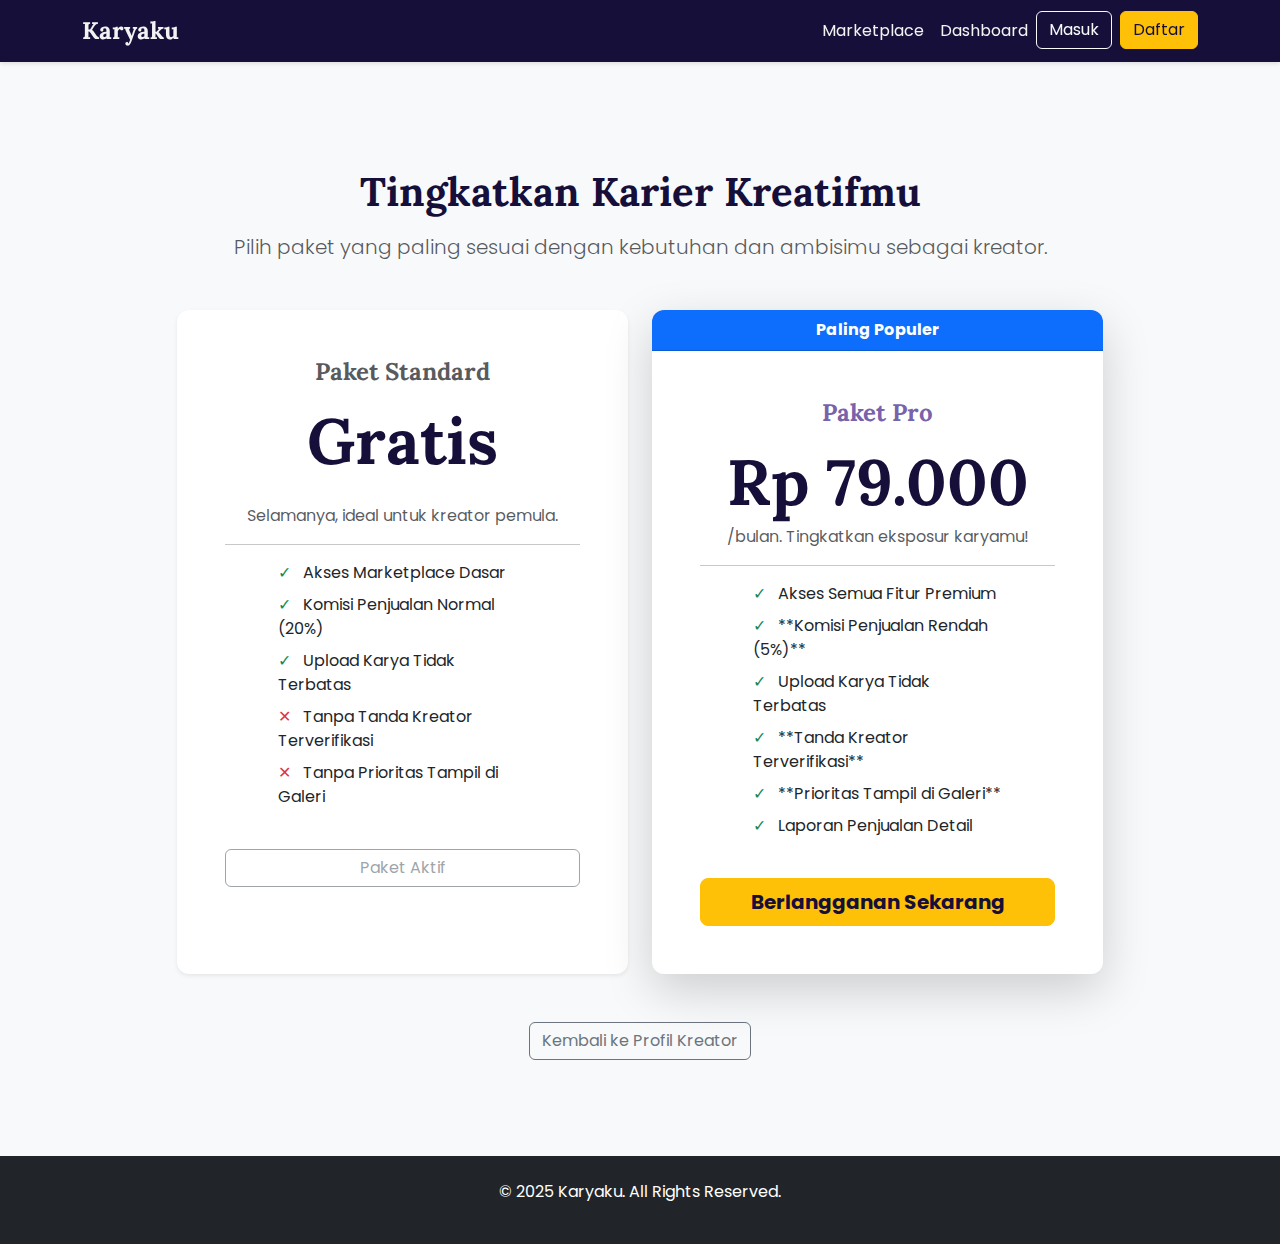
<file: premium.html>
<!DOCTYPE html>
<html lang="id">
<head>
    <meta charset="UTF-8">
    <meta name="viewport" content="width=device-width, initial-scale=1.0">
    <title>Fitur Premium - Karyaku</title>
    <link href="https://cdn.jsdelivr.net/npm/bootstrap@5.3.3/dist/css/bootstrap.min.css" rel="stylesheet">
    <link rel="stylesheet" href="style.css">
</head>
<body class="bg-light">
    <nav class="navbar navbar-expand-lg navbar-dark fixed-top">
        <div class="container">
            <a class="navbar-brand fw-bold" href="home.html">Karyaku</a>
            <button class="navbar-toggler" type="button" data-bs-toggle="collapse" data-bs-target="#navbarNav" aria-controls="navbarNav" aria-expanded="false" aria-label="Toggle navigation">
                <span class="navbar-toggler-icon"></span>
            </button>
            <div class="collapse navbar-collapse" id="navbarNav">
                <ul class="navbar-nav ms-auto">
                    <li class="nav-item"><a class="nav-link" href="marketplace.html">Marketplace</a></li>
                    <li class="nav-item"><a class="nav-link" href="creator-profile.html">Kreator</a></li>
                    <li class="nav-item"><a class="nav-link" href="dashboard.html">Dashboard</a></li>
                </ul>
            </div>
        </div>
    </nav>

    <div class="container mt-5 pt-5 pb-5">
        <header class="text-center mb-5">
            <h1 class="fw-bold mb-3">Tingkatkan Karier Kreatifmu</h1>
            <p class="lead text-muted">Pilih paket yang paling sesuai dengan kebutuhan dan ambisimu sebagai kreator.</p>
        </header>

        <div class="row g-4 justify-content-center">
            <div class="col-md-6 col-lg-5">
                <div class="card h-100 shadow-sm border-0">
                    <div class="card-body p-4 p-md-5 text-center">
                        <h4 class="fw-bold text-muted mb-3">Paket Standard</h4>
                        <h2 class="display-3 fw-bold mb-4">Gratis</h2>
                        <p class="text-muted">Selamanya, ideal untuk kreator pemula.</p>
                        <hr>
                        <ul class="list-unstyled text-start mx-auto" style="max-width: 250px;">
                            <li class="mb-2"><span class="text-success me-2">✓</span> Akses Marketplace Dasar</li>
                            <li class="mb-2"><span class="text-success me-2">✓</span> Komisi Penjualan Normal (20%)</li>
                            <li class="mb-2"><span class="text-success me-2">✓</span> Upload Karya Tidak Terbatas</li>
                            <li class="mb-2"><span class="text-danger me-2">✕</span> Tanpa Tanda Kreator Terverifikasi</li>
                            <li class="mb-2"><span class="text-danger me-2">✕</span> Tanpa Prioritas Tampil di Galeri</li>
                        </ul>
                        <button class="btn btn-outline-secondary w-100 mt-4" disabled>Paket Aktif</button>
                    </div>
                </div>
            </div>

            <div class="col-md-6 col-lg-5">
                <div class="card h-100 shadow-lg border-primary border-3">
                    <div class="card-header bg-primary text-white text-center py-2 fw-bold">Paling Populer</div>
                    <div class="card-body p-4 p-md-5 text-center">
                        <h4 class="fw-bold text-primary mb-3">Paket Pro</h4>
                        <h2 class="display-3 fw-bold mb-1">Rp 79.000</h2>
                        <p class="text-muted">/bulan. Tingkatkan eksposur karyamu!</p>
                        <hr>
                        <ul class="list-unstyled text-start mx-auto" style="max-width: 250px;">
                            <li class="mb-2"><span class="text-success me-2">✓</span> Akses Semua Fitur Premium</li>
                            <li class="mb-2"><span class="text-success me-2">✓</span> **Komisi Penjualan Rendah (5%)**</li>
                            <li class="mb-2"><span class="text-success me-2">✓</span> Upload Karya Tidak Terbatas</li>
                            <li class="mb-2"><span class="text-success me-2">✓</span> **Tanda Kreator Terverifikasi**</li>
                            <li class="mb-2"><span class="text-success me-2">✓</span> **Prioritas Tampil di Galeri**</li>
                            <li class="mb-2"><span class="text-success me-2">✓</span> Laporan Penjualan Detail</li>
                        </ul>
                        <button class="btn btn-lg btn-warning fw-bold w-100 mt-4" onclick="alert('Simulasi Pembelian Paket Pro Rp 79.000/bulan. Silakan implementasikan alur pembayaran nyata di sini.')">Berlangganan Sekarang</button>
                    </div>
                </div>
            </div>
        </div>
        
        <div class="text-center mt-5">
            <a href="creator-profile.html" class="btn btn-outline-secondary">Kembali ke Profil Kreator</a>
        </div>
    </div>

    <footer class="bg-dark text-white text-center py-4 mt-5">
        <div class="container">
            <p>&copy; 2025 Karyaku. All Rights Reserved.</p>
        </div>
    </footer>
    <script src="https://cdn.jsdelivr.net/npm/bootstrap@5.3.3/dist/js/bootstrap.bundle.min.js"></script>
    <script src="navbar-utils.js"></script>
</body>
</html>
</file>
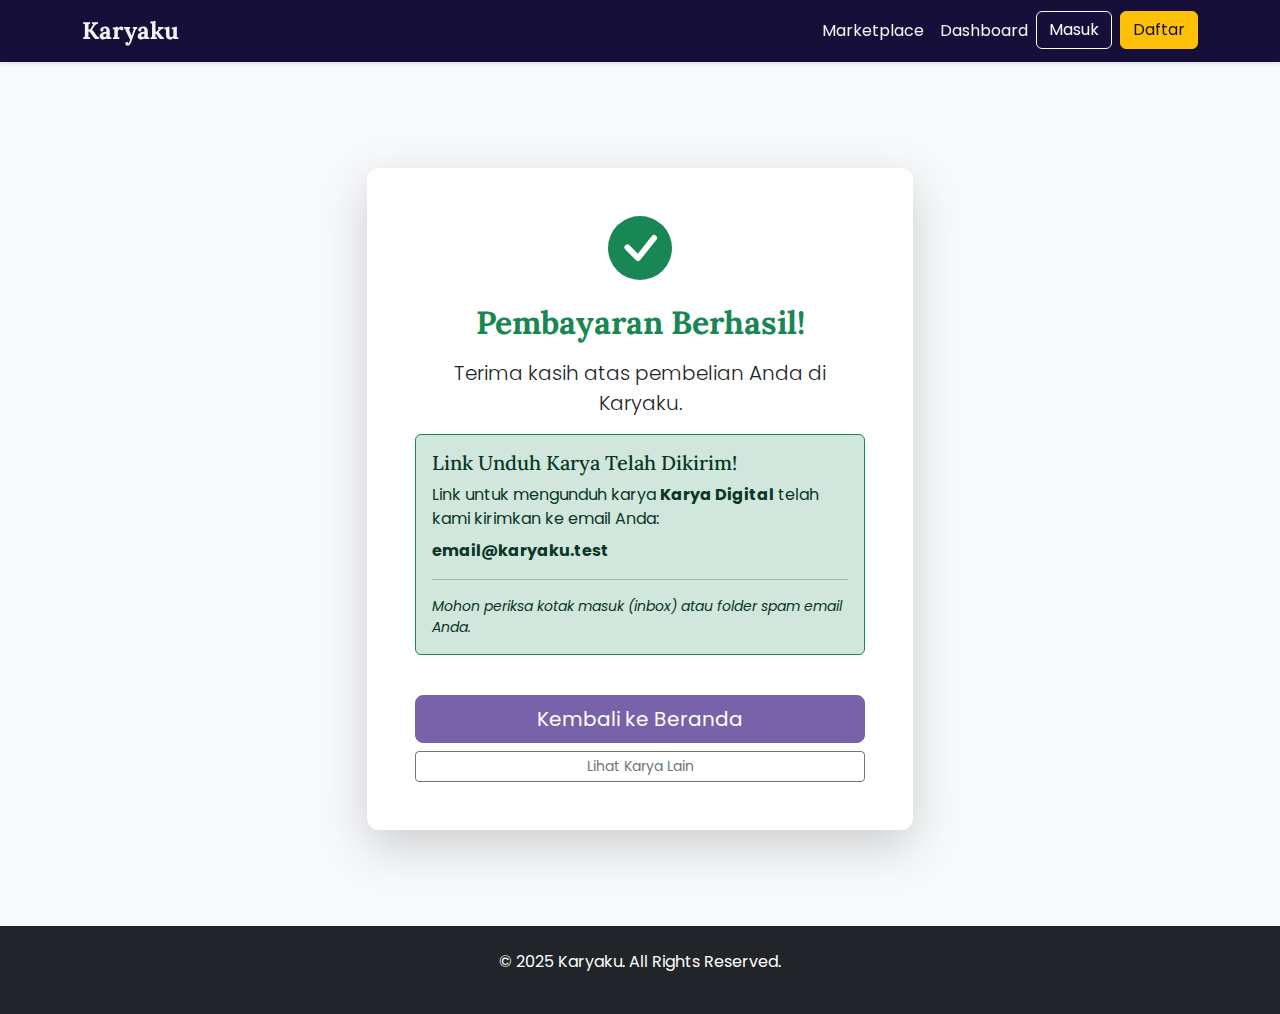
<file: success.html>
<!DOCTYPE html>
<html lang="id">
<head>
    <meta charset="UTF-8">
    <meta name="viewport" content="width=device-width, initial-scale=1.0">
    <title>Pembayaran Berhasil - Karyaku</title>
    <link href="https://cdn.jsdelivr.net/npm/bootstrap@5.3.3/dist/css/bootstrap.min.css" rel="stylesheet">
    <link rel="stylesheet" href="style.css">
</head>
<body class="bg-light">
    <nav class="navbar navbar-expand-lg navbar-dark fixed-top">
        <div class="container">
            <a class="navbar-brand fw-bold" href="home.html">Karyaku</a>
            <button class="navbar-toggler" type="button" data-bs-toggle="collapse" data-bs-target="#navbarNav" aria-controls="navbarNav" aria-expanded="false" aria-label="Toggle navigation">
                <span class="navbar-toggler-icon"></span>
            </button>
            <div class="collapse navbar-collapse" id="navbarNav">
                <ul class="navbar-nav ms-auto">
                    <li class="nav-item"><a class="nav-link" href="marketplace.html">Marketplace</a></li>
                    <li class="nav-item"><a class="nav-link" href="creator-profile.html">Kreator</a></li>
                    <li class="nav-item"><a class="nav-link" href="dashboard.html">Dashboard</a></li>
                </ul>
            </div>
        </div>
    </nav>

    <div class="container mt-5 pt-5 pb-5">
        <div class="row justify-content-center">
            <div class="col-md-8 col-lg-6">
                <div class="card shadow-lg border-0 text-center">
                    <div class="card-body p-4 p-md-5">
                        <svg xmlns="http://www.w3.org/2000/svg" width="64" height="64" fill="#198754" class="bi bi-check-circle-fill mb-4" viewBox="0 0 16 16">
                            <path d="M16 8A8 8 0 1 1 0 8a8 8 0 0 1 16 0zm-3.97-3.03a.75.75 0 0 0-1.08.022L7.477 9.417 5.384 7.323a.75.75 0 0 0-1.06 1.06L6.97 11.03a.75.75 0 0 0 1.079-.02l3.992-4.99a.75.75 0 0 0-.01-1.058z"/>
                        </svg>
                        <h2 class="fw-bold text-success mb-3">Pembayaran Berhasil!</h2>
                        <p class="lead">Terima kasih atas pembelian Anda di Karyaku.</p>
                        
                        <div class="alert alert-success border-success text-start" role="alert">
                            <h5 class="alert-heading">Link Unduh Karya Telah Dikirim!</h5>
                            <p class="mb-2">Link untuk mengunduh karya <span id="successProductName" class="fw-bold"></span> telah kami kirimkan ke email Anda:</p>
                            <p class="fw-bold mb-0" id="successEmailAddress">email@contoh.com</p>
                            <hr>
                            <p class="mb-0 small fst-italic">Mohon periksa kotak masuk (inbox) atau folder spam email Anda.</p>
                        </div>
                        
                        <a href="home.html" class="btn btn-lg btn-primary w-100 mt-4">Kembali ke Beranda</a>
                        <a href="marketplace.html" class="btn btn-sm btn-outline-secondary w-100 mt-2">Lihat Karya Lain</a>
                    </div>
                </div>
            </div>
        </div>
    </div>

    <footer class="bg-dark text-white text-center py-4 mt-5">
        <div class="container">
            <p>&copy; 2025 Karyaku. All Rights Reserved.</p>
        </div>
    </footer>
    <script src="https://cdn.jsdelivr.net/npm/bootstrap@5.3.3/dist/js/bootstrap.bundle.min.js"></script>
    <script src="navbar-utils.js"></script>
    
    <script>
        document.addEventListener('DOMContentLoaded', function() {
            const urlParams = new URLSearchParams(window.location.search);
            const productName = urlParams.get('product') || 'Karya Digital';
            const emailAddress = urlParams.get('email') || localStorage.getItem('karyaku_user_email') || 'email@karyaku.test';

            document.getElementById('successProductName').textContent = productName;
            document.getElementById('successEmailAddress').textContent = emailAddress;
        });
    </script>
</body>
</html>
</file>
<file: style.css>
/* Import Google Fonts */
@import url('https://fonts.googleapis.com/css2?family=Lora:ital,wght@0,400..700;1,400..700&family=Poppins:ital,wght@0,100;0,200;0,300;0,400;0,500;0,600;0,700;0,800;0,900;1,100;1,200;1,300;1,400;1,500;1,600;1,700;1,800;1,900&display=swap');

/* Color Palette Variables */
:root {
    --dark-slate-blue: #7761A9;
    --deep-lavender: #7862AA;
    --midnight: #150F3A;
    --pearl: #F3F3F3;
    --warning-btn: #FFC107;
}

body {
    font-family: 'Poppins', sans-serif;
    padding-top: 72px; 
    background-color: var(--pearl);
    color: var(--midnight); 
}

h1, h2, h3, h4, h5, h6 {
    font-family: 'Lora', serif;
    color: var(--midnight);
}

/* Navbar & Buttons */
.navbar { background-color: var(--midnight) !important; box-shadow: 0 2px 4px rgba(0, 0, 0, 0.1); }
.navbar-brand { font-family: 'Lora', serif; color: var(--pearl) !important; font-size: 1.5rem; }
.navbar-nav .nav-link { color: var(--pearl) !important; transition: color 0.3s ease; }
.navbar-nav .nav-link:hover, .navbar-nav .nav-link.active { color: var(--deep-lavender) !important; }

.btn-primary { background-color: var(--deep-lavender); border-color: var(--deep-lavender); transition: background-color 0.3s, border-color 0.3s; }
.btn-primary:hover { background-color: var(--dark-slate-blue); border-color: var(--dark-slate-blue); }
.text-primary { color: var(--deep-lavender) !important; }

.btn-warning { background-color: var(--warning-btn); border-color: var(--warning-btn); color: var(--midnight); transition: background-color 0.3s, border-color 0.3s; }
.btn-warning:hover { background-color: #ffda6a; border-color: #ffda6a; color: var(--midnight); }

/* Hero Section */
.hero-section {
    background: linear-gradient(135deg, var(--midnight), var(--dark-slate-blue));
    min-height: 80vh;
    display: flex;
    align-items: center;
    justify-content: center;
    padding: 10rem 0;
}
.hero-section h1, .hero-section p.lead { color: var(--pearl) !important; }

/* About & Stats Section (NEW) */
.about-section {
    background-color: #ffffff;
    border-bottom: 1px solid #e0e0e0;
}
.stat-box {
    padding: 1.5rem;
    border-radius: 12px;
    background: var(--pearl);
    transition: transform 0.3s, box-shadow 0.3s;
    border: 1px solid rgba(0,0,0,0.05);
}
.stat-box:hover {
    transform: translateY(-5px);
    box-shadow: 0 10px 20px rgba(0,0,0,0.1);
}

/* Search Bar (Marketplace) */
.search-container { max-width: 600px; margin: 2rem auto; }
.form-control-karyaku { border-radius: 50px; padding: 10px 20px; border: 1px solid var(--deep-lavender); transition: border-color 0.3s; }
.form-control-karyaku:focus { border-color: var(--midnight); box-shadow: 0 0 0 0.25rem rgba(120, 98, 170, 0.25); }

/* Masonry Gallery Styling (Dynamic Height) */
.masonry-grid { column-count: 4; column-gap: 1.5rem; }
.masonry-grid .col-pin { break-inside: avoid; margin-bottom: 1.5rem; }
.card { transition: transform 0.3s ease, box-shadow 0.3s ease; border: none; border-radius: 0.75rem; overflow: hidden; background-color: #fff; }
.card:hover { transform: translateY(-5px); box-shadow: 0 1rem 2rem rgba(0, 0, 0, 0.15) !important; }

/* 🖼️ CARD IMAGE FILLED & DYNAMIC HEIGHT */
.card-img-wrapper { 
    position: relative; 
    display: block;
    width: 100%;
    height: auto; /* Membiarkan tinggi mengikuti gambar asli */
    overflow: hidden;
    padding: 0; /* Menghilangkan padding agar gambar full border */
    background-color: #eee;
}

.card-img-wrapper img {
    width: 100%;
    height: auto; /* Menjaga aspek rasio asli */
    display: block;
    transition: transform 0.5s ease;
}

.card:hover .card-img-wrapper img {
    transform: scale(1.03); /* Efek zoom halus saat hover */
}

/* Watermark Overlay */
.card-img-wrapper::after {
    content: '';
    position: absolute;
    top: 0; left: 0; right: 0; bottom: 0;
    background-image: url('data:image/svg+xml;utf8,<svg xmlns="http://www.w3.org/2000/svg" viewBox="0 0 100 100"><text x="50" y="50" font-family="Lora, serif" font-size="15" fill="%23ffffff" text-anchor="middle" dominant-baseline="middle" opacity="0.25">KARYAKU</text></svg>');
    background-size: 60%;
    background-repeat: no-repeat;
    background-position: center;
    pointer-events: none;
    z-index: 10;
}

/* Profile Picture */
.creator-profile-picture {
    width: 150px;
    height: 150px;
    object-fit: cover;
}

/* Avatar Wrapper */
.creator-avatar-wrapper {
    flex-shrink: 0;
    width: 60px;
    height: 60px;
    display: flex;
    align-items: center;
    justify-content: center;
    background-color: var(--pearl);
    border-radius: 50%;
    border: 2px solid var(--deep-lavender);
    padding: 2px;
}
.creator-avatar { width: 100%; height: 100%; object-fit: cover; border-radius: 50%; }

/* Responsive Masonry */
@media (max-width: 1200px) { .masonry-grid { column-count: 3; } }
@media (max-width: 768px) { .masonry-grid { column-count: 2; } }
@media (max-width: 576px) { .masonry-grid { column-count: 1; } }

/* Dashboard Styles */
.dashboard-stat-card {
    background-color: #ffffff;
    border-radius: 12px;
    padding: 1.5rem;
    box-shadow: 0 4px 12px rgba(0,0,0,0.05);
    height: 100%;
    border-left: 5px solid var(--deep-lavender);
}
.dashboard-stat-label {
    text-transform: uppercase;
    font-size: 0.75rem;
    letter-spacing: 1px;
    color: #6c757d;
    font-weight: 700;
}
.dashboard-stat-value {
    font-size: 2.5rem;
    font-weight: 800;
    margin: 0.5rem 0;
}

.table-dashboard { background: white; }
.table-dashboard thead th {
    background-color: #f8f9fa;
    text-transform: uppercase;
    font-size: 0.75rem;
    letter-spacing: 0.5px;
    color: #6c757d;
    padding: 1rem;
}
.table-dashboard td { padding: 1rem; vertical-align: middle; }
</file>
